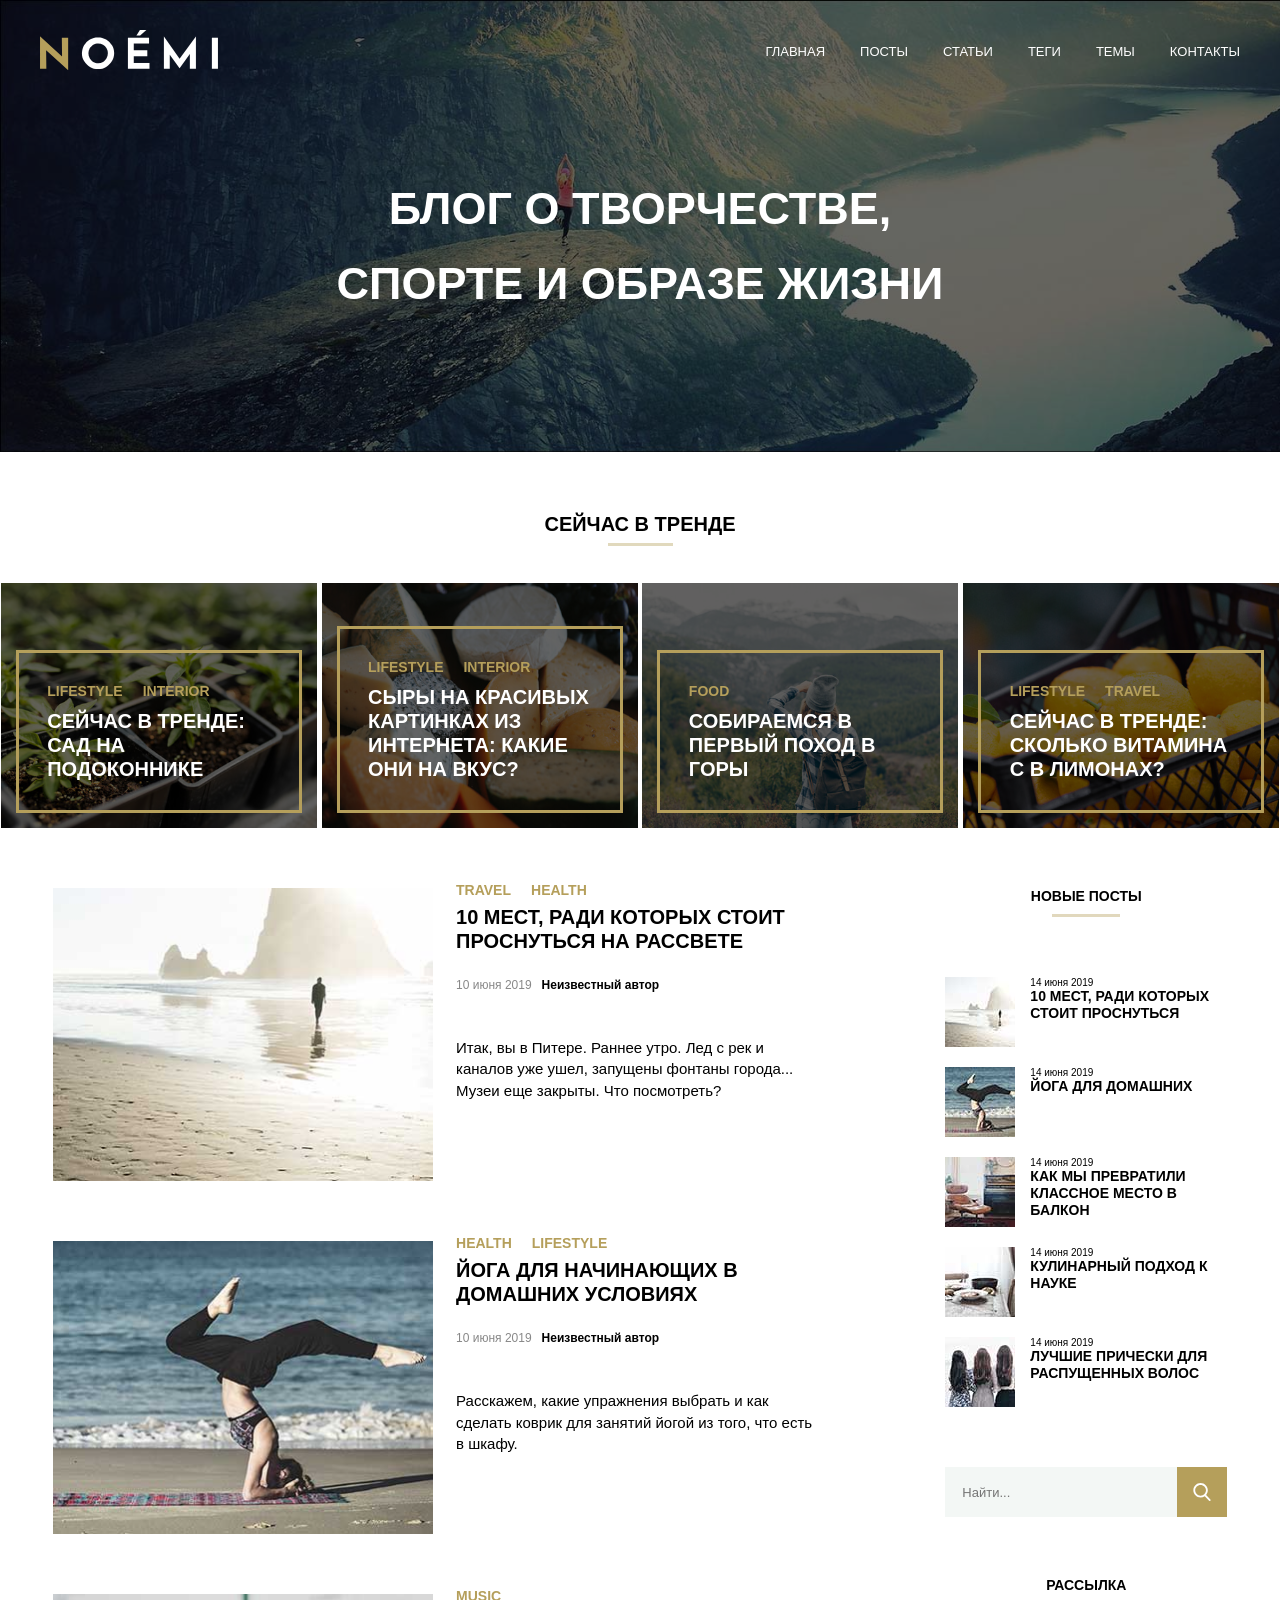
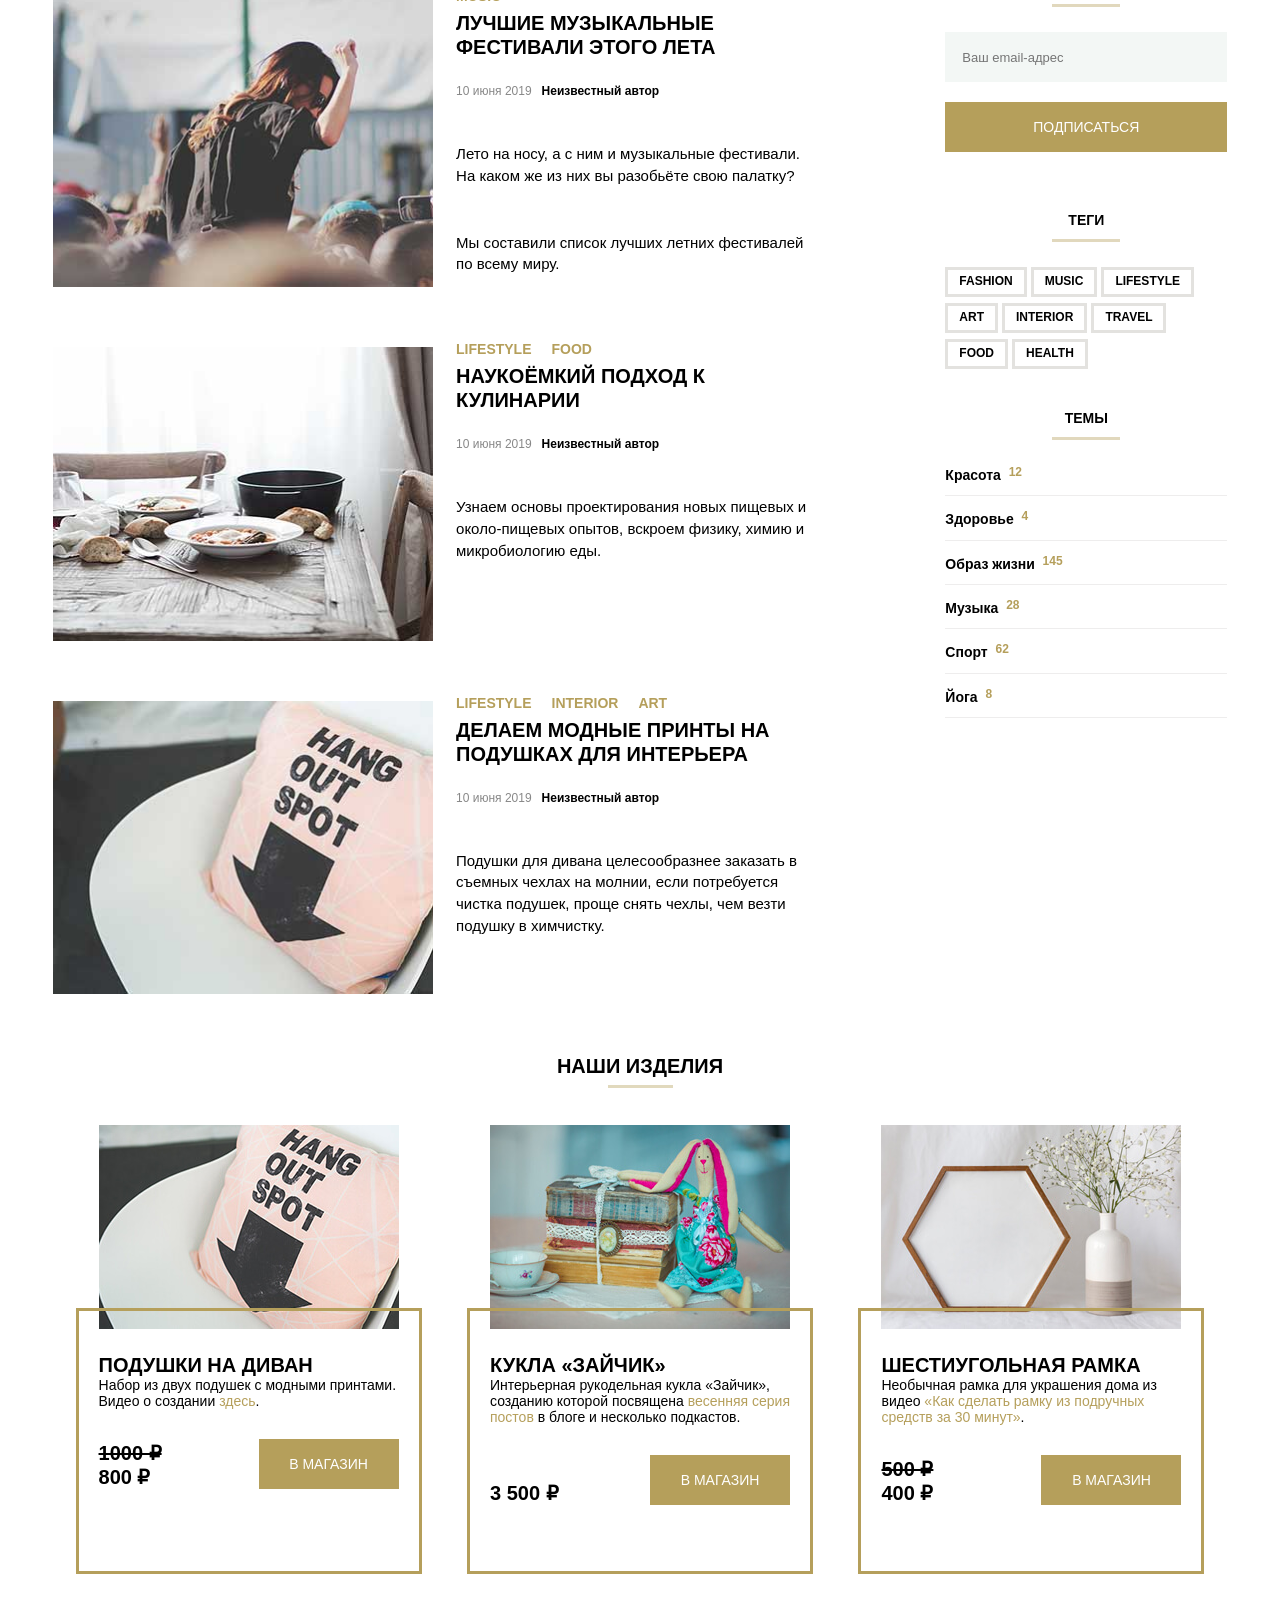
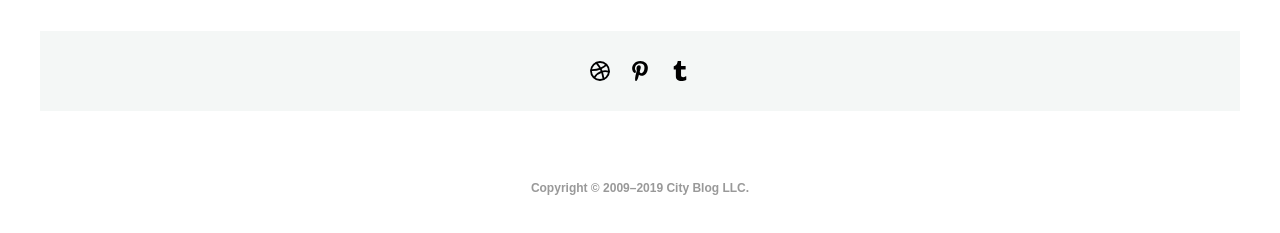
<file: index.html>
<!DOCTYPE html>
<html lang="en">

<head>
  <meta charset="UTF-8">
  <meta http-equiv="X-UA-Compatible" content="IE=edge">
  <meta name="viewport" content="width=device-width, initial-scale=1.0">
  <title>Document</title>
  <link rel="stylesheet" href="css/style.css">
</head>

<body>
  <header class="header">
    <div class="container">
      <a href="#" class="header__logo-link">
        <img src="svg/noemi-logo.svg" class="header__logo" alt="Логотип компании">
      </a>

  

      <div class="tablet__menu">
        <input id="menu__toggle" type="checkbox"  name="menu__toggle">
        <label class="menu__btn" for="menu__toggle">
            <span></span>
        </label>
    </div>

      <nav class="menu">
        <ul class="menu__list">
          <li class="menu__list-item">
            <a class="menu__link" href="#0">Главная</a>
          </li>
          <li class="menu__list-item">
            <a class="menu__link" href="#0">Посты</a>
          </li>
          <li class="menu__list-item">
            <a class="menu__link" href="#0">Статьи</a>
          </li>
          <li class="menu__list-item">
            <a class="menu__link" href="#0">Теги</a>
          </li>
          <li class="menu__list-item">
            <a class="menu__link" href="#0">Темы</a>
          </li>
          <li class="menu__list-item">
            <a class="menu__link" href="#0">Контакты</a>
          </li>
        </ul>
      </nav>
    </div>

    <div class="container-title">
      <h1 class="title">Блог о творчестве, спорте и образе жизни</h1>
    </div>
  </header>

    <div class="popup-wrapper">
        <div class="popup-container">
            <div class="popup">
                <div class="popup-header-container">
                    <h2 class="popup-header">Ваш фидбек</h2>
                </div>
                <form class="form-popup">
                    <div class="form-group-popup">
                        <label class="field-group">
                        <span class="field-label">Как часто Вы заходите на сайт?</span>
                        <select class="select">
                            <option>Почти каждый день</option>
                            <option selected>Каждый день</option>
                            <option>Реже</option>
                        </select>
                    </label>
                    </div>
                    <div class="form-group-popup">
                        <span class="field-label">Вы подписаны на e-mail рассылку?</span>
                        <label class="radio-group">
                        <input type="radio" class="radio" name="radio-group">
                        <span class="radio-group-text">Да</span>
                    </label>
                        <label class="radio-group">
                        <input type="radio" class="radio" name="radio-group">
                        <span class="radio-group-text">Нет</span>
                    </label>
                    </div>
                    <div class="form-group-popup">
                        <label class="field-group">
                  <span class="field-label">Напишите текст вашего сообщения</span>
                  <textarea class="field textarea" placeholder="Может, больше рецептов?" required></textarea>
                 </label>
                    </div>
                    <div class="form-group-popup form-actions">
                        <button type="submit" class="button button-submit">Отправить</button>
                    </div>
                </form>
            </div>
            <button class="popup__close" type="button">Закрыть окно</button>
        </div>
    </div>
   

  <article class="trend">
    <div class="posts__header-container">
      <h2 class="shop__header">Сейчас в тренде</h2>
    </div>
    <div class="trend__container">
      <article class="trend-card trend-card-one">
        <img src="images/trend1.jpg" class="trend__img" alt="Фотография человека у моря">
        <div class="trend__content">
          <header class="trend__content-header">
            <div class="category">
              <ul class="category__list">
                <li>
                  <a href="#0" class="category__link">Lifestyle</a>
                </li>
                <li>
                  <a href="#0" class="category__link">Interior</a>
                </li>
              </ul>
            </div>
            <h3 class="trend__title">
              <a href="#0" class="trend__title-link ">Сейчас в тренде: сад на подоконнике</a>
            </h3>
          </header>

        </div>
      </article>
      <article class="trend-card trend-card-two">
        <img src="images/trend2.jpg" class="trend__img" alt="Фотография человека у моря">
        <div class="trend__content">
          <header class="trend__content-header">
            <div class="category">
              <ul class="category__list">
                <li class="category__list-item">
                  <a href="#0" class="category__link">Lifestyle</a>
                </li>
                <li class="category__list-item">
                  <a href="#0" class="category__link">Interior</a>
                </li>
              </ul>
            </div>
            <h3 class="trend__title">
              <a href="#0" class="trend__title-link ">Сыры на красивых картинках из интернета: какие они на вкус?</a>
            </h3>
          </header>

        </div>
      </article>
      <article class="trend-card trend-card-three">
        <img src="images/trend3.jpg" class="trend__img" alt="Фотография человека у моря">
        <div class="trend__content">
          <header class="trend__content-header">
            <div class="category">
              <ul class="category__list">
                <li class="category__list-item">
                  <a href="#0" class="category__link">Food</a>
                </li>
              </ul>
            </div>
            <h3 class="trend__title">
              <a href="#0" class="trend__title-link">Собираемся в первый поход в горы</a>
            </h3>
          </header>

        </div>
      </article>
      <article class="trend-card trend-card-four">
        <img src="images/trend4.jpg" class="trend__img" alt="Фотография человека у моря">
        <div class="trend__content">
          <header class="trend__content-header">
            <div class="category">
              <ul class="category__list">
                <li class="category__list-item">
                  <a href="#0" class="category__link">Lifestyle</a>
                </li>
                <li class="category__list-item">
                  <a href="#0" class="category__link">Travel</a>
                </li>
              </ul>
            </div>
            <h3 class="trend__title">
              <a href="#0" class="trend__title-link ">Сейчас в тренде: сколько витамина С в лимонах?</a>
            </h3>
          </header>

        </div>
      </article>
    </div>
  </article>

  <div class="page">
    <main class="news__container">
      <!--карточка 1-->
      <article class="article">
        <img class="article__img" src="images/last-post1.jpg" alt="10 мест, ради которых стоит проснуться на рассвете">

        <div class="article__content">
          <ul class="tags__article-list">
            <li class="tags__article-item">
              <a class="tags__article-link" href="#0">Travel</a>
            </li>
            <li class="tags__article-item">
              <a class="tags__article-link" href="#0">Health</a>
            </li>
          </ul>
          <h2 class="article__title">
            <a class="article__title-link" href="#0">10 мест, ради которых стоит проснуться на рассвете</a>
          </h2>

          <div class="date__author">
            <time datetime="2019-06-10" class="card-time">10 июня 2019</time>
            <address class="autor">
              <a href="#0" class="autor-link"> Неизвестный автор</a>
            </address>
          </div>

          <p class="article__text">Итак, вы в Питере. Раннее утро. Лед с рек и каналов уже ушел, запущены фонтаны
            города... Музеи еще закрыты. Что посмотреть?</p>
        </div>
      </article>
      <!--карточка 2-->

      <article class="article">
        <img class="article__img" src="images/last-post2.jpg" alt="Йога для начинающих">

        <div class="article__content">
          <ul class="tags__article-list">
            <li class="tags__article-item">
              <a class="tags__article-link" href="#0">Health</a>
            </li>
            <li class="tags__article-item">
              <a class="tags__article-link" href="#0">Lifestyle</a>
            </li>
          </ul>
          <h2 class="article__title">
            <a class="article__title-link" href="#0">Йога для начинающих в домашних условиях</a>
          </h2>

          <div class="date__author">
            <time datetime="2019-06-10" class="card-time">10 июня 2019</time>
            <address class="autor">
              <a href="#0" class="autor-link"> Неизвестный автор</a>
            </address>
          </div>

          <p class="article__text">Расскажем, какие упражнения выбрать и как сделать коврик для занятий йогой из того,
            что есть в шкафу.</p>
        </div>
      </article>
      <!--карточка 3-->

      <article class="article">
        <img class="article__img" src="images/last-post3.jpg" alt="Музыкальные фестивали">

        <div class="article__content">
          <ul class="tags__article-list">
            <li class="tags__article-item">
              <a class="tags__article-link" href="#0">Music</a>
            </li>
          </ul>
          <h2 class="article__title">
            <a class="article__title-link" href="#0">Лучшие музыкальные фестивали этого лета</a>
          </h2>

          <div class="date__author">
            <time datetime="2019-06-10" class="card-time">10 июня 2019</time>
            <address class="autor">
              <a href="#0" class="autor-link"> Неизвестный автор</a>
            </address>
          </div>

          <p class="article__text">
            Лето на носу, а с ним и музыкальные фестивали. На каком же из них вы разобьёте свою палатку?</p>
          <p class="article__text">
            Мы составили список лучших летних фестивалей по всему миру.</p>
        </div>
      </article>
      <!--карточка 4-->

      <article class="article">
        <img class="article__img" src="images/last-post4.jpg" alt="Кулинария">

        <div class="article__content">
          <ul class="tags__article-list">
            <li class="tags__article-item">
              <a class="tags__article-link" href="#0">Lifestyle</a>
            </li>
            <li class="tags__article-item">
              <a class="tags__article-link" href="#0">Food</a>
            </li>
          </ul>
          <h2 class="article__title">
            <a class="article__title-link" href="#0">Наукоёмкий подход к кулинарии</a>
          </h2>

          <div class="date__author">
            <time datetime="2019-06-10" class="card-time">10 июня 2019</time>
            <address class="autor">
              <a href="#0" class="autor-link"> Неизвестный автор</a>
            </address>
          </div>

          <p class="article__text">Узнаем основы проектирования новых пищевых и около-пищевых опытов, вскроем физику,
            химию и микробиологию еды.</p>
        </div>
      </article>
      <!--карточка 5-->

      <article class="article">
        <img class="article__img" src="images/last-post5.jpg" alt="Принты на подушках">

        <div class="article__content">
          <ul class="tags__article-list">
            <li class="tags__article-item">
              <a class="tags__article-link" href="#0">Lifestyle</a>
            </li>
            <li class="tags__article-item">
              <a class="tags__article-link" href="#0">Interior</a>
            </li>
            <li class="tags__article-item">
              <a class="tags__article-link" href="#0">Art</a>
            </li>
          </ul>
          <h2 class="article__title">
            <a class="article__title-link" href="#0">Делаем модные принты на подушках для интерьера</a>
          </h2>

          <div class="date__author">
            <time datetime="2019-06-10" class="card-time">10 июня 2019</time>
            <address class="autor">
              <a href="#0" class="autor-link"> Неизвестный автор</a>
            </address>
          </div>

          <p class="article__text">Подушки для дивана целесообразнее заказать в съемных чехлах на молнии, если
            потребуется чистка подушек, проще снять чехлы, чем везти подушку в химчистку.</p>
        </div>
      </article>
    </main>
    <!--aside-->

    <aside class="newposts__posts">
      <section class="newposts">
        <div class="posts-header-container">
          <h2 class="title__post">Новые посты</h2>
        </div>
        <!--post1-->

        <article class="postslist">
          <img class="posts__img" src="images/2.jpg" alt="Картинка на рассвете">


          <div class="posts__content">
            <time class="posts__datetime">14 июня 2019</time>
            <h2 class="posts__title">
              <a class="posts__title-link" href="#0">10 мест, ради которых стоит проснуться</a>
            </h2>
          </div>
        </article>
        <!--post2-->

        <article class="postslist">

          <img class="posts__img" src="images/151.jpg" alt="Йога">

          <div class="posts__content">
            <time class="posts__datetime">14 июня 2019</time>
            <h2 class="posts__title">
              <a class="posts__title-link" href="#0">Йога для домашних</a>
            </h2>
          </div>
        </article>
        <!--post3-->

        <article class="postslist">
          <img class="posts__img" src="images/45.jpg" alt="Балкон">

          <div class="posts__content">
            <time class="posts__datetime">14 июня 2019</time>
            <h2 class="posts__title">
              <a class="posts__title-link" href="#0">Как мы превратили классное место в балкон</a>
            </h2>
          </div>
        </article>
        <!--post4-->

        <article class="postslist">
          <img class="posts__img" src="images/501.jpg" alt="Тарелки на столе">

          <div class="posts__content">
            <time class="posts__datetime">14 июня 2019</time>
            <h2 class="posts__title">
              <a class="posts__title-link" href="#0">Кулинарный подход к науке</a>
            </h2>
          </div>
        </article>
        <!--post5-->

        <article class="postslist">
          <img class="posts__img" src="images/7.jpg" alt="Прически">

          <div class="posts__content">
            <time class="posts__datetime">14 июня 2019</time>
            <h2 class="posts__title">
              <a class="posts__title-link" href="#0">Лучшие прически для распущенных волос</a>
            </h2>
          </div>
        </article>
      </section>

      <section class="form__container">
        <form class="search">
          <label class="form-group">
            <span class="visually-hidden">Используйте поиск!</span>
            <input type="text" class="field" name="query" placeholder="Найти..." required>
          </label>
          <button type="submit" class="button-search">
            <span class="visually-hidden">Найти</span>
          </button>
        </form>
      </section>

      <section class="subscribe">

        <h2 class="title__post">Рассылка</h2>

        <form class="subscribe__form" method="post">
          <label class="subscribe__form-lable">
            <span class="visually__hidden">Поле ввода электронного адреса</span>
            <input class="subscribe__form-input" type="email" placeholder="Ваш email-адрес">
          </label>

          <button class="subscribe__btn"><span>Подписаться</span></button>
        </form>
      </section>

      <section class="tags__wrapper">
       
        <h2 class="title__post">Теги</h2>
     
    
        <ul class="tags__list">
          <li class="tags__item">
            <a href="#0" class="tags__link">Fashion</a>
          </li>
          <li class="tags__item">
            <a href="#0" class="tags__link">Music</a>
          </li>
          <li class="tags__item">
            <a href="#0" class="tags__link">Lifestyle</a>
          </li>
          <li class="tags__item">
            <a href="#0" class="tags__link">Art</a>
          </li>
          <li class="tags__item">
            <a href="#0" class="tags__link">Interior</a>
          </li>
          <li class="tags__item">
            <a href="#0" class="tags__link">Travel</a>
          </li>
          <li class="tags__item">
            <a href="#0" class="tags__link">Food</a>
          </li>
          <li class="tags__item">
            <a href="#0" class="tags__link">Health</a>
          </li>
        </ul>

     
      </section>

      <section class="categories">

        <h2 class="title__post">Темы</h2>

        <ul class="categories__list">
          <li class="categories__item">
            <a href="#0" class="categories__link">Красота</a>
            <sup class="number__articles">12</sup>
          </li>
          <li class="categories__item">
            <a href="#0" class="categories__link">Здоровье</a>
            <sup class="number__articles">4</sup>
          </li>
          <li class="categories__item">
            <a href="#0" class="categories__link">Образ жизни</a>
            <sup class="number__articles">145</sup>
          </li>
          <li class="categories__item">
            <a href="#0" class="categories__link">Музыка</a>
            <sup class="number__articles">28</sup>
          </li>
          <li class="categories__item">
            <a href="#0" class="categories__link">Спорт</a>
            <sup class="number__articles">62</sup>
          </li>
          <li class="categories__item">
            <a href="#0" class="categories__link">Йога</a>
            <sup class="number__articles">8</sup>
          </li>
        </ul>
      </section>
    </aside>

    <section class="shop">
      <div class="posts__header-container">
        <h2 class="shop__header">Наши изделия</h2>
      </div>
      <div class="shop__container">
        <article class="shop__block">
          <picture class="shop__picture">
            <source media="(min-width: 1200px)" class="shop__img" srcset="images/shop-item-desk1.jpg">
            <source media="(min-width: 641px) and (max-width: 1199px)" class="shop__img"
              srcset="images/shop-item-tablet1.jpg">
            <source media="(max-width: 640px)" class="shop__img" srcset="images/shop-item-mobile1.jpg">
            <img src="images/shop-item-desk1.jpg" class="shop__img" alt="Фотография диванной подушки">
          </picture>
          <div class="content__container">
            <div class="shop__content">
              <h3 class="shop__title">
                <a href="#0" class="shop__title-link ">Подушки на диван</a>
              </h3>
              <div class="shop__description">
                <p>Набор из двух подушек с модными принтами. Видео о создании <span class="shop__link">
                    <a href="#0" class="text__link">здесь</a></span>.</p>
              </div>
            </div>
            <footer class="shop__footer">
              <div class="shop__prices">
                <span class="shop__price old-price">1000 &#8381</span>
                <span class="shop__price">800 &#8381</span>
              </div>
              <button class="shop__button">В магазин</button>
            </footer>
          </div>
        </article>
        <article class="shop__block">
          <picture class="shop__picture">
            <source media="(min-width: 1200px)" class="shop__img" srcset="images/shop-item-desk2.jpg">
            <source media="(min-width: 641px) and (max-width: 1199px)" class="shop__img"
              srcset="images/shop-item-tablet2.jpg">
            <source media="(max-width: 640px)" class="shop__img" srcset="images/shop-item-mobile2.jpg">
            <img src="images/shop-item-desk2.jpg" class="shop__img"
              alt="Фотография с зайчиком, книгами и чайной чашкой">
          </picture>
          <div class="content__container">
            <div class="shop__content">
              <h3 class="shop__title">
                <a href="#0" class="shop__title-link ">Кукла «Зайчик»</a>
              </h3>
              <div class="shop__description">
                <p>Интерьерная рукодельная кукла «Зайчик», созданию которой посвящена <span class="shop__link">
                    <a href="#0" class="text__link">весенняя серия постов </a></span>в блоге и несколько подкастов.</p>
              </div>
            </div>
            <footer class="shop__footer">
              <div class="shop__prices">
                <span class="shop__price old-price"></span>
                <span class="shop__price">3 500 &#8381</span>
              </div>
              <button class="shop__button">В магазин</button>
            </footer>
          </div>
        </article>
        <article class="shop__block">
          <picture class="shop__picture">
            <source media="(min-width: 1200px)" class="shop__img" srcset="images/shop-item-desk3.jpg">
            <source media="(min-width: 641px) and (max-width: 1199px)" class="shop__img"
              srcset="images/shop-item-tablet3.jpg">
            <source media="(max-width: 640px)" class="shop__img" srcset="images/shop-item-mobile3.jpg">
            <img src="images/shop-item-desk3.jpg" class="shop__img" alt="Фотография с шестиугольной рамкой">
          </picture>
          <div class="content__container">
            <div class="shop__content">
              <h3 class="shop__title">
                <a href="#0" class="shop__title-link ">Шестиугольная рамка</a>
              </h3>
              <div class="shop__description">
                <p>Необычная рамка для украшения дома из видео <span class="shop__link">
                    <a href="#0" class="text__link">«Как сделать рамку из подручных средств за 30 минут»</a></span>.</p>
              </div>
            </div>
            <footer class="shop__footer">
              <div class="shop__prices">
                <span class="shop__price old-price">500 &#8381</span>
                <span class="shop__price">400 &#8381</span>
              </div>
              <button class="shop__button">В магазин</button>
            </footer>
          </div>
        </article>
      </div>
    </section>
  </div>

  <footer class="footer">
    <address class="social__networks">
      <ul class="social__list">
        <li class="social__item">
          <a href="#0" class="social__link social__link-dribbble">

          </a>
        </li>
        <li class="social__item">
          <a href="#0" class="social__link social__link-pinterest" alt="pinterest">

          </a>
        </li>
        <li class="social__item">
          <a href="#0" class="social__link social__link-tumblr" alt="tumblr">

          </a>
        </li>
      </ul>
    </address>
    <div class="copyright__text">
      <a href="#0" class="copyright__link">Copyright © 2009–2019 City Blog LLC.</a>
    </div>
  </footer>




</body>

</html>
</file>
<file: css/style.css>
@font-face {
  font-family: "OpenSans";
  src: url(https://netology-code.github.io/html-2-diploma/sources/fonts/OpenSans-Regular.woff) format("woff");
  font-weight: 400;
  font-display: swap;
}

@font-face {
  font-family: "OpenSans";
  src: url(https://netology-code.github.io/html-2-diploma/sources/fonts/OpenSans-Bold.woff) format("woff");
  font-weight: 700;
  font-display: swap;
}

html {
  font-size: 10px;
}

* {
  margin: 0;
  padding: 0;
}

body {
  width: 100%;
  min-width: 36rem;
  font-family: 'Open Sans', Tahoma, Verdana, sans-serif;
  margin-left: auto;
  margin-right: auto;
  margin: 0;
  padding: 0;
}

ul {
  list-style-type: none;
}

a {
  text-decoration: none;
}


/* pop-up */
.popup-wrapper{
  display: none;
}

.popup {
  min-height: 100vh;
  display: flex;
  display: none;
  justify-content: center;
  align-items: center;
  z-index: 3;
  position: absolute;
  left: 35%;
  top: 250px;
  background-color: #ffffff;
}

.popup-close {
  width: 20px;
  height: 20px;
  margin-top: -560px;
  margin-left: 350px;
  position: absolute;
  font-size: 15px;
  border: none;
  background-color: transparent;
}

.popup-container {
  width: 390px;
  height: 590px;
  padding: 35px 32px;
  box-sizing: border-box;
}

.popup-header {
  display: flex;
  justify-content: center;
}

.popup-header-title {
  display: inline-block;
  font-size: 20px;
  font-weight: 700;
  color: #0f0d0e;
  text-transform: uppercase;
  margin-bottom: 35px;
}

.popup-header-title::after {
  content: "";
  position: absolute;
  display: inline-block;
  margin-top: 35px;
  margin-left: -100px;
  width: 65px;
  height: 3px;
  background-color: #e1d9bd;
}

.form-row-site {
  width: 324px;
}

.form-row-mail {
  margin-top: 25px;
}

.form-row-content {
  margin-top: 25px;
}

.form-row-button {
  margin-top: 25px;
  text-align: center;
}

.form-group {
  display: block;
}

.popup-form-hint {
  display: block;
  font-size: 13px;
  font-weight: 400;
  margin-bottom: 10px;
}

.field-textarea {
  box-sizing: border-box;
  border: 0 none;
  padding: 15px 20px;
  width: 324px;
  height: 126px;
  max-width: 320px;
  min-width: 320px;
  max-height: 130px;
  min-height: 80px;
  font-size: 13px;
  color: #a2a4a3;
  background-color: #f4f7f6;
  text-align: start;
}

.popup-button {
  width: 324px;
  border: 0 none;
  padding: 15px 55px;
  font-size: 14px;
  font-weight: 700;
  color: #ffffff;
  text-transform: uppercase;
  background-color: #b59f5b;
  cursor: pointer;
}

.popup-button:hover {
  background-color: #323232;
}

.select {
  display: block;
  box-sizing: border-box;
  height: 50px;
  width: 324px;
  padding-left: 20px;
  margin: 0;
  border: 0 none;
  font-size: 14px;
  color: #a2a4a3;
  -webkit-appearance: none;
  -moz-appearance: none;
  background-image: url('');
  background-repeat: no-repeat;
  background-position: right 5px center;
  background-color: #f4f7f6;
}

.field-textarea:hover,
.select:hover {
  border-bottom: 1px solid #ebe7d7;
}

.radio-group-text {
  font-size: 13px;
}

.radio-group-text::before {
  content: "";
  display: inline-block;
  width: 16px;
  height: 16px;
  margin-right: 8px;
  vertical-align: middle;
  background-image: url('');
  background-repeat: no-repeat;
  background-position: center center;
  background-size: 16px;
}

.radio-group {
  display: inline-block;
  font-size: 15px;
  margin-left: 15px;
}

.radio:checked~.radio-group-text::before {
  background-image: url("form-circle.svg");
}

.radio {
  display: none;
}


/* header */

.header {
  width: 100%;
  position: relative;
  display: block;
  box-sizing: border-box;
  background-color: gray;
  background-image: url("../images/banner-bg.jpg");
  background-size: cover;
  margin-right: auto;
  margin-left: auto;
}

.header::after {
  content: "";
  background-color: #000000;
  opacity: 0.60;
  position: absolute;
  top: 0;
  left: 0;
  right: 0;
  bottom: 0;
  z-index: 0;
}

.header__logo {
  width: 17.8rem;
}

.container {
  box-sizing: border-box;
  display: flex;
  max-width: 120rem;
  margin-left: auto;
  margin-right: auto;
  padding-top: 3rem;
  justify-content: space-between;
  align-items: center;
  z-index: 2;
  position: relative;
}

/* навигация */

#menu__toggle {
  opacity: 0;
}


.menu__list {
  display: flex;
  list-style-type: none;
}

.menu__link {
  text-decoration: none;
  text-transform: uppercase;
  color: white;
  font-size: 1.3rem;
  font-weight: normal; 
}

.menu__list-item {

}



.menu__list-item:nth-child(n+2) {
  margin-left: 3.5rem;
}

.menu__link:hover {
  border-bottom: 1px solid white;
}



.menu__list a,
.menu__list a:active {
  color: #ffffff;
}

/*
.menu__list a:hover {
  color: #ffffff;
  text-decoration: underline;
}
 */

.title {
  font-size: 4.5rem;
  line-height: 1.66;
  font-weight: 700;
  text-transform: uppercase;
  color: white;
  padding-bottom: 13rem;
  margin-top: 10rem;
}

.container-title {
  box-sizing: border-box;
  width: 68rem;
  text-align: center;
  margin-left: auto;
  margin-right: auto;
  z-index: 2;
  position: relative;
}



/* вторая секция -4 карточки */

.trend {
  margin-top: 6rem;
}

.posts__header-container {
  display: block;
  margin-left: auto;
  margin-right: auto;
  text-align: center;
  padding-bottom: 1rem;
  margin-bottom: 2.5rem;
}

.posts__header-container::after {
  content: "";
  display: inline-block;
  width: 6.5rem;
  height: 0.3rem;
  background-color: #e1d9bd;
  background-position: center center;
}

.trend__container {
  display: flex;
  margin-left: auto;
  margin-right: auto;
}

.trend-card {
  /* box-sizing: border-box; */
  width: calc(25% - 4px);
  display: flex;
  flex-direction: column;
  justify-content: flex-end;
  margin: auto;
  position: relative;
 /* min-height: 32rem; */
  background-color: gray;
  background-position: center center;
  background-repeat: no-repeat;
  background-size: cover;
}



.trend__img{
  width: 100%;
  height: 100%;
   /* object-fit: cover;*/
}

.category__list {
  display: flex;
  flex-wrap: wrap;
  width: 100%;
  text-align: left;
  margin-bottom: 0.8rem;
}

.category__link {
  text-transform: uppercase;
  color: #b59f5b;
  font-weight: bold;
  font-size: 1.4rem;
  line-height: 2rem;
  margin-right: 2rem;
}


.trend-card:nth-child(n+2) {
  margin-left: 0.4rem;
    
}

.trend-card::after {
  content: "";
  background-color: #000000;
  opacity: 0.60;
  position: absolute;
  top: 0;
  left: 0;
  right: 0;
  bottom: 0;
  z-index: 0;
}

/*  посты  */

.newposts__posts {
  box-sizing: border-box;
  width: 24%;
}

.posts__img{
  width: 7rem;
}

.posts-header-container {
  display: block;
  margin-left: auto;
  margin-right: auto;
  text-align: center;
  padding-bottom: 1rem;
  margin-bottom: 2.5rem;
}

/*
.posts-header-container::after {
  content: "";
  display: inline-block;
  width: 6.5rem;
  height: 0.3rem;
  background-color: #e1d9bd;
  background-position: center center;
} 
полоска вариант2*/

.posts__title {
  font-size: 1.4rem;
  line-height: 1.2;
  text-transform: uppercase;
}

.postslist {
  display: flex;
  box-sizing: border-box;
  flex-wrap: wrap;
}

.postslist:nth-child(n+2) {
  margin-top: 2rem;
}

.posts__content {
  display: block;
 box-sizing: border-box;
width: 18.5rem;  /*
margin-top: -0.6rem; */
margin-left: 1.5rem;
}

.posts__title-link {
  font-size: 14px;
  text-decoration: none;
  text-transform: uppercase;
  color: black;
}

.posts__title-link:hover {
  color: #b59f5b;
}


/*рамка */

.trend__content{
  box-sizing: border-box;
  position: absolute;
  padding: 9%;
  bottom: 1.5rem;
  left: 1.5rem;
  right: 1.5rem;
  border: 3px solid #b59f5b;
  z-index: 2;
}

.trend__content-header {
  width: 100%;
}

.trend__title {
  line-height: 1.2;
  text-decoration: none;
  text-transform: uppercase;
  font-size: 2rem;
}

.trend__title-link{
  text-decoration: none;
  color: white;
}
  /* конец рамки */

  /* новости */
.page {
  display: flex;
  flex-wrap: wrap;
  justify-content: space-between;
  box-sizing: border-box;
  max-width: 120rem;
  padding-left: 1%;
  padding-right: 1%;
  margin-top: 6rem;
  margin-left: auto;
  margin-right: auto;
}

.news__container {
  box-sizing: border-box;
  width: 66%;
}

.article {
  display: flex;
  flex-wrap: wrap;
  align-items: flex-start;
}

.article__img {
  width: 38rem;
}

.article__text {
  font-size: 1.5rem;
  line-height: 1.45;
  margin-top: 4.5rem;
}

.article:nth-child(n+2){
  margin-top: 6rem;
}

.date__author{
  display: flex;
  flex-wrap: wrap;
  box-sizing: border-box;
  margin-bottom: 1rem;
}
.card-time {
  font-size: 12px;
  color: #888888;
  line-height: normal;
 
}

.autor {
  padding-left: 1rem;
  font-style: normal;
}

.autor-link {
  text-decoration: none;
  font-size: 12px;
  font-weight: 700;
  color: black;
 
}

.article__content {
  box-sizing: border-box;
  width: 46%;
  margin-left: 3%;
  margin-top: -0.6rem;
}

.tags__article-list{
  display: flex;
  flex-wrap: wrap;
  width: 100%;
  text-align: left;
  list-style-type: none;
  margin-top: 0;
  margin-bottom: 0.7rem;
}

.tags__article-link {
  text-decoration: none;
  text-transform: uppercase;
  color: #b59f5b;
  font-weight: bold;
  font-size: 1.4rem;
}

.tags__article-link:hover {
  border-bottom: 1px solid #b59f5b;
}

.tags__article-item {
  margin-right: 2rem;
}

.tags__article-item :last-child {
  margin-right: 0;
}

.article__title{
  line-height: 1.2;
  text-decoration: none;
  text-transform: uppercase;
  color: black;
  font-size: 2rem;
  font-weight: bold;
  margin-top: 0;
  margin-bottom: 2.5rem;
}

.article__title-link{
  text-decoration: none;
  color: black;
}

.article__title-link:hover {
  color: #b59f5b;
}




/*
.trend-card-one {
  height: 100%;
  background-image: url("../images/trend1.jpg");
  background-repeat: no-repeat;
  background-size: cover; 
}


.trend-card-two {
  background-image: url("../images/trend2.jpg");
  background-repeat: no-repeat;
  background-size: cover;
}

.trend-card-three {
  background-image: url("../images/trend3.jpg");
  background-repeat: no-repeat;
  background-size: cover;
}

.trend-card-four {
  background-image: url("../images/trend4.jpg");
  background-repeat: no-repeat;
  background-size: cover;
}

*/

.trends-classes {
  display: flex;
  flex-wrap: wrap;
  list-style-type: none;
  padding: 0;
}

.trend-class {
  font-size: 14px;
  font-weight: bold;
  color: #b59f5b;
  margin-left: 19px;
  text-transform: uppercase;
}

.trend-class1 {
  margin-left: 0;
}

.trend-class-link {
  color: #b59f5b;
  text-decoration: none;
}

.trend-title {
  font-size: 20px;
  font-weight: bold;
  line-height: 1.2;
  text-transform: uppercase;
  margin-top: 0;
}

.trend-title-link {
  color: #ffffff;
  text-decoration: none;
  text-transform: uppercase;
}




/* форма поиска */
/*
.form-search-container {
  margin-top: 45px;
}

.form-search {
  display: flex;
}
 */

.visually__hidden {
  width: 1px;
  height: 1px;
  clip: rect(1px, 1px, 1px, 1px);
  position: absolute;
}

/*
.input-search-lable {
  flex-grow: 1;
}

.input-search {
  width: 100%;
  height: 48px;
  padding-left: 16px;
  padding-right: 16px;
  border: none;
  background-color: #f3f2f2;
}

.button-search {
  width: 48px;
  height: 48px;
  border: none;
  background: #b59f5b url("https://netology-code.github.io/html-2-diploma/sources/images/search.svg") no-repeat center;
  background-size: 18px;
}
*/

/*  форма подписки */

.search {
  display: flex;
  justify-content: flex-start;
  align-items: flex-start;
  margin-top: 6rem;
  padding: 0;
}

.form-group {
  width: calc(100% - 5rem);
}

.field {
  width: 100%;
  box-sizing: border-box;
  border: none;
  padding: 1.5rem 3.5rem 1.5rem 1.7rem;
  margin-top: 0px;
  margin-right: 0;
  font-size: 1.3rem;
  height: 5rem;
  background-color: #f3f7f5;
  background-size: 100%;
}

.field:focus {
  outline: 1px solid #b59f5b;
}

.field:hover {
  background-color: #f2efd1;
}

.field-mail:focus {
  outline: 1px solid #b59f5b;
}

.field-mail:hover {
  background-color: #f2efd1;
}

.button-search:focus {
  outline: 1px solid #b59f5b;
}

.button-search:hover {
  background-color: #323232;
}

.button-mail:focus {
  outline: 1px solid #b59f5b;
}

.button-mail:hover {
  background-color: #323232;
}

.button-search {
  box-sizing: border-box;
  height: 5rem;
  width: 5rem;
  padding: 0;
  margin-top: 0;
  border: none;
  font-size: 0.8rem;
  color: #ffffff;
  cursor: pointer;
  margin-left: 0;
  background-color: #b59f5b;
  background-image: url(../svg/search.svg);
  background-repeat: no-repeat;
  background-position: center center;
  background-size: 1.8rem;
}

/* */

.subscribe {
  margin-top: 6rem;
}


.subscribe__form{
  display: block;
  box-sizing: border-box;
  margin-top: 1rem;
  padding: 0;
}

.subscribe__form-input{
  display: block;
  box-sizing: border-box;
  width: 100%;
  border: none;
  padding: 1.5rem 8rem 1.5rem 1.7rem;
  margin-top: 1rem;
  margin-right: 0;
  font-size: 1.3rem;
  height: 5rem;
  background-color: #f3f7f5;
  background-size: 100%;
}


.visually-hidden {
  display: block;
  font-size: 1.4px;
  font-weight: 700;
  margin-bottom: 12px;
  width: 1px;
  height: 1px;
  clip: rect(1px, 1px, 1px, 1px);
  position: absolute;
}

.subscribe__btn{
  display: block;
  box-sizing: border-box;
  margin-top: 2rem;
  margin-right: 2rem;
  width: 100%;
  height: 5rem;
  border: none;
  text-transform: uppercase;
  font-size: 1.4rem;
  color: #ffffff;
  cursor: pointer;
  margin-left: 0;
  background-color: #b59f5b;
}

/* Теги */

.tags__wrapper{
  display: block;
  box-sizing: border-box;
  margin-top: 6rem;
}


.title__post{
  /*
  font-size: 1.4rem;
  color: #0f0d0e;
  font-weight: bold;
  text-transform: uppercase;
  text-align: center;
  */
  font-size: 1.4rem;
  line-height: 1.2;
  text-transform: uppercase;
  font-weight: bold;
  margin: 0;
  text-align: center;
}

.title__post::after {
  /* полоска */
  content: "";
  display: block;
  width: 68px;
  height: 3px;
  margin: 10px auto 25px auto;
  background-color: #b59f5b;
  opacity: 0.4;
}


.tags__list{
  /* display: flex;
  flex-wrap: wrap;
  flex-direction: row;
  justify-content: flex-start;
  list-style-type: none;
  padding-left: 0;*/
  
    display: flex;
    flex-flow: row wrap;
    padding-top: 0;
    /*padding: 0.8rem;
    margin: 0 0.3rem 0.5rem 0.3rem; */
}

.tags__item {
  display: flex;
  border: 0.3rem solid #e3e2df;
  padding: 0.4rem 1.1rem 0.6rem 1.1rem;
  margin-bottom: 0.6rem;
  margin-right: 0.4rem;
  /* margin-right: 7px;
  margin-bottom: 5px; */
}

.tags__item:hover {
  border: 0.3rem solid #b59f5b;
}

.tags__link{
  text-decoration: none;
  color: black;
  font-size: 1.2rem;
  font-weight: bold;
  text-transform: uppercase; 
  
}


/* Темы */

.categories {
  margin-top: 3.5rem;
        
}

.categories__list{
  display: block;
  width: 100%;
  list-style-type: none;
  padding-left: 0;
  margin-top: 0;
}

.categories__item{
    /*
    padding-bottom: 1.2rem;
    padding-top: 1.3rem;
    font-size: 1.4rem;
    font-weight: bold;
    height: 4.8rem;
    border-bottom: 1px solid #eee; */

    margin-top: 1.3rem;
    padding-bottom: 1.2rem;
    border-bottom: 1px solid #eeeded; 
}

.categories__link {
 /* border-bottom: 1px solid #e3e2df;
  padding-bottom: 1.2rem;
  padding-top: 1.3rem;
  font-size: 1.4rem;
  font-weight: bold;
 */ 
   font-size: 1.4rem;
  color: #000000;
  font-weight: bold;
}


.categories__link:hover,
.categories__link:focus  {
  outline: none;
  color: #b59f5b;
}

.number__articles{
  /*font-size: 1.2rem;
  font-weight: bold;
  color: #b59f5b;
  margin-left: 0.4rem;
  vertical-align: super; */
  font-size: 1.2rem;
  color: #b59f5b;
  font-weight: bold;
  padding-left: 0.5rem;
 
}

.number__articles:hover,
.number__articles:focus{
  outline: none;
  color: #b59f5b;
}

/*product-body */

.shop {
  width: 100%;
  margin-top: 6rem;
  margin-bottom: 2rem;
  box-sizing: border-box;
}

.shop__header {
  font-size: 2rem;
  line-height: 1.28;
  text-transform: uppercase;
}

.posts__header-container {
  display: block;
  margin-left: auto;
  margin-right: auto;
  text-align: center;
  padding-bottom: 1rem;
  margin-bottom: 2.5rem;
}

.posts__header-container::after {
  content: "";
  display: inline-block;
  width: 6.5rem;
  height: 0.3rem;
  background-color: #e1d9bd;
  background-position: center center;
}
 
.shop__container {
  width: 100%;
  display: flex;
  justify-content: space-around;
}

.content__container {
  height: 22rem;
  box-sizing: border-box;
  padding-top: 2.2rem;
  width: 30rem;
  outline: 0.3rem solid #b59f5b;
  outline-offset: 2rem;
}

.shop__title {
  line-height: 1.2;
  text-decoration: none;
  text-transform: uppercase;
  font-size: 2rem;
}

.shop__title-link {
  text-decoration: none;
  color: black;
}

.shop__description {
  font-size: 1.4rem;
}

.text__link {
  text-decoration: none;
  color: #b59f5b;
} 

.shop__footer {
  display: flex;
  justify-content: space-between;
  align-items: flex-end;
  margin-top: 3rem;
}

.old-price {
  font-size: 1.4rem;
  font-weight: 700;
  text-decoration: line-through;
}

.shop__price {
  display: block;
  font-weight: 700;
  font-size: 2rem;
}

.shop__button {
  width: 14rem;
  height: 5rem;
  background-color: #b59f5b;
  border: none;
  text-transform: uppercase;
  font-size: 1.4rem;
  color: #ffffff;
  cursor: pointer;
}

/*footer*/
.footer{
  text-align: center;
  margin-top: 6rem;
  width: 120rem;
  margin: 0 auto;
}
.social__list {
  display: flex;
  flex-wrap: wrap;
  justify-content: center;
  align-items: center;
  background-color: #f4f7f6;
  margin: 6rem 0 7rem 0;
  padding: 3rem 0;
}

.social__item:nth-child(n+2) {
  margin-left: 2rem;
}

.social__link{
  display: block;
  width: 2rem;
  height: 2rem;
}

.social__link-dribbble {
  background: url(../svg/001-dribbble.svg) center center no-repeat;
  
}

.social__link-pinterest {
  background: url(../svg/002-pinterest.svg) center center no-repeat;
}

.social__link-tumblr {
  background: url(../svg/003-tumblr.svg) center center no-repeat;
}

.copyright__text {
  display: flex;
  justify-content: center;
  margin-bottom: 3.8rem;
}

.copyright__link {
  font-size: 1.2rem;
  font-weight: bold;
  color: #999999;
}

.copyright__link:focus {
  outline: none;
  color: #000;
}


@media (min-width: 641px) and (max-width: 1199px) {

  .menu {
    display: none;
  }

  .container {
     width: 90%;
    }
  
  .header {
    width: 100%;
    background-image: url(../images/banner-bg-tablet.jpg);
    }
  
  .menu {
    display: none;
    }

  .container__title {
    max-width: 68rem;
    width: 88%;
    }
    
  .title {
    font-size: 4rem;
    }
     
  .trend__content {
    padding: 6%;
    }
  
  .trend__title-link {
    font-size: 0.7em;
    }
  
    .trend__container{
     flex-flow: row wrap;
     
    }

    .trend-card {
      width: 49%;
      margin-bottom: 0.3rem;
      margin-left: 0.3rem;
  }

  /* .trend-card:nth-child(even) {
      margin-left: 0.3rem;
  } */


  .page {
    width: 90%;
    align-items: flex-start;
    }
    
  .news__container {
    width: 50%;
    }
  
      
  .article {
    display: block;
    margin-left: 0;
    margin-top: 4rem; 
    }
  
  .article:after {
    content: "";
    display: block;
    width: 100%;
    min-width: 1px;
    height: 3px;
    margin-top: 25px;
    margin-left: auto;
    margin-right: auto;
    background-color: #eeeeee;
    }
  
  .article__img {
   max-width: 100%;
    }
  
  .article__content {
    width: 100%;
    margin-left: 0;
    margin-right: 0;
    margin-top: 0.6rem;
    }
  
  .newposts__posts {
    width: 27rem;
    }
  
  .posts__content {
    width: 68%;
    margin-left: 5%;
    }
  
  .shop__container {
    flex-wrap: wrap;
    justify-content: flex-start;
    }
  
  .shop__img {
    width: 100%;
  }
        
  .shop__block {
    width: 41%;
    margin-left: 4%;
    }
  
  .shop__block:nth-child(2) {
    margin-right: 4%;
    margin-left: 10%;
    }
  
  .shop__block:last-child {
    margin-top: 6rem;
    }
  
  .content__container {
      width: 100%;
  }
  
  .footer {
    width: calc(100% - 60px);
    }
  }
  
  
    /*mobile*/
  
    @media (max-width: 640px) {
    .header {
      background-image: url(../images/banner-mobile.jpg);
      height: 100vh;
      
      /*background-size: cover;*/
    }
  
    .container {
      flex-wrap: wrap;
      flex-direction: column;
      /*width: 90%; */
    }
  
    .header__logo-link {
      margin-top: 30%;
    }
  
    .header__logo {
      width: 27rem;
    }

  
    .container-title {
      width: 28rem;
    }
  
    .title {
      font-size: 26px;
      margin-top: 4rem;
    }
  
    .trend__container {
       display: flex;
        flex-direction: column;
        align-items: center;
        width: 100%;
      
    }
  

   .trend-card{
    width: 90%;
    margin: 0.3rem;

    }

   .trend-card:nth-child(even) {
    margin-left: 0.3rem;
   } 
  
    .trend-card:nth-child(n+2) {
      margin-left: 0;
      margin-top: 0.3rem;
    }
  
  
    .newposts__posts{
      width: calc(100% - 30px);
      margin-left: auto;
      margin-right: auto;
      margin-top: 40px;
    }

    /*.posts__title{
      font-size: 1.6rem;
    } 
    */

    .postlist{
      width: 70%;
    }

    
    .article {
      margin-top: 3.5rem;
    }

    .article__img {
      width: 100%;
  }

    .article:after {
      content: "";
      display: block;
      width: 90%;
      min-width: 1px;
      height: 3px;
      margin-top: 25px;
      margin-left: auto;
      margin-right: auto;
      background-color: #eeeeee;
    }
  

   .news__container {
    display: flex;
    flex-wrap: wrap;
    flex-direction: column;
    margin-left: auto;
    margin-right: auto;
    width: 80%;
   }

 
    .article__content {
      width: 100%;
      margin-left: 0;
      margin-top: 1.5rem;
    }
  
    .article__text {
      margin-top: 2.5rem;
    }
  
    .newposts__posts {
      width: 88%;
      margin-left: auto;
      margin-right: auto;
      margin-top: 40px;
    }
  
    .title__post {
      font-size: 1.6rem;
    }
  
    .posts__content {
      width: 70%;
    }
  
    .posts__title {
      font-size: 1.6rem;
    }
  
    .subscribe, .tags__wrapper, .shop, .footer, .copyright {
      margin-top: 4rem;
    }
  
    .shop__container {
      width: 300px;
      display: block;
      margin-left: auto;
      margin-right: auto;
    }
    
    .shop__img {
      display: block;
      margin-left: auto;
      margin-right: auto;
    }
  
    .shop__block:nth-child(n+2) {
      margin-top: 45px;
    }
  
    .footer {
      width: 90%;
    }

    .tablet__menu {
      align-self: flex-end;
  }

    .menu__btn {
      display: block;
      position: relative;
      bottom: 90%;
      left: 50%;
      width: 26px;
      height: 26px;
      cursor: pointer;
      z-index: 1;
  }

    }


    @media (max-width:640px),
(min-width: 641px) and (max-width: 1199px) {

  .menu {
    display: none;
  }

  
  #menu__toggle {  /*id*/
    opacity: 0;
}


  
    #menu__toggle:checked~.menu__btn>span {
        transform: rotate(45deg);
    }

    #menu__toggle:checked~.menu__btn>span::before {
        top: 0;
        transform: rotate(0);
    }

    #menu__toggle:checked~.menu__btn>span::after {
        top: 0;
        transform: rotate(90deg);
    }

    .menu__btn {
        display: block;
        position: relative;
      
        right: 30px;
        width: 26px;
        height: 26px;
        cursor: pointer;
        z-index: 1;
    }

    .menu__btn>span,
    .menu__btn>span::before,
    .menu__btn>span::after {
        display: block;
        position: absolute;
        width: 100%;
        height: 3px;
        background-color: white;
        transition-duration: .25s;
    }

    .menu__btn>span::before {
        content: '';
        top: -8px;
    }

    .menu__btn>span::after {
        content: '';
        top: 8px;
    }

    .container {
      
        flex-direction: row;
        justify-content: space-between;
    }

    .news__container {
      /*display: flex;
      flex-wrap: wrap;
      flex-direction: column;*/
      margin-left: auto;
      margin-right: auto;
      width: calc(100% - 30px);
     }
}

@media (max-width:640px) {
    .header {
        display: flex;
        flex-direction: column;
        
    }

    .trend__container {
       display: flex;
       flex-direction: column; 
       width: 100%;
       /*align-items: center;*/
    }


    .trend-card {
      width: 100%;
      margin: 0.3rem; 
      
    }
   
    .tablet__menu {
        align-self: flex-end;
    }

    .container {
        flex-flow: column-reverse;
    }

    .menu__btn {
        display: block;
        position: relative;
        top:20%;
        left:8%;
        width: 26px;
        height: 26px;
        cursor: pointer;
        z-index: 1;
    }
    .news__container {
      /*display: flex;
      flex-wrap: wrap;
      flex-direction: column;*/
      margin-left: auto;
      margin-right: auto;
      width: calc(100% - 30px);
     }
}
</file>
